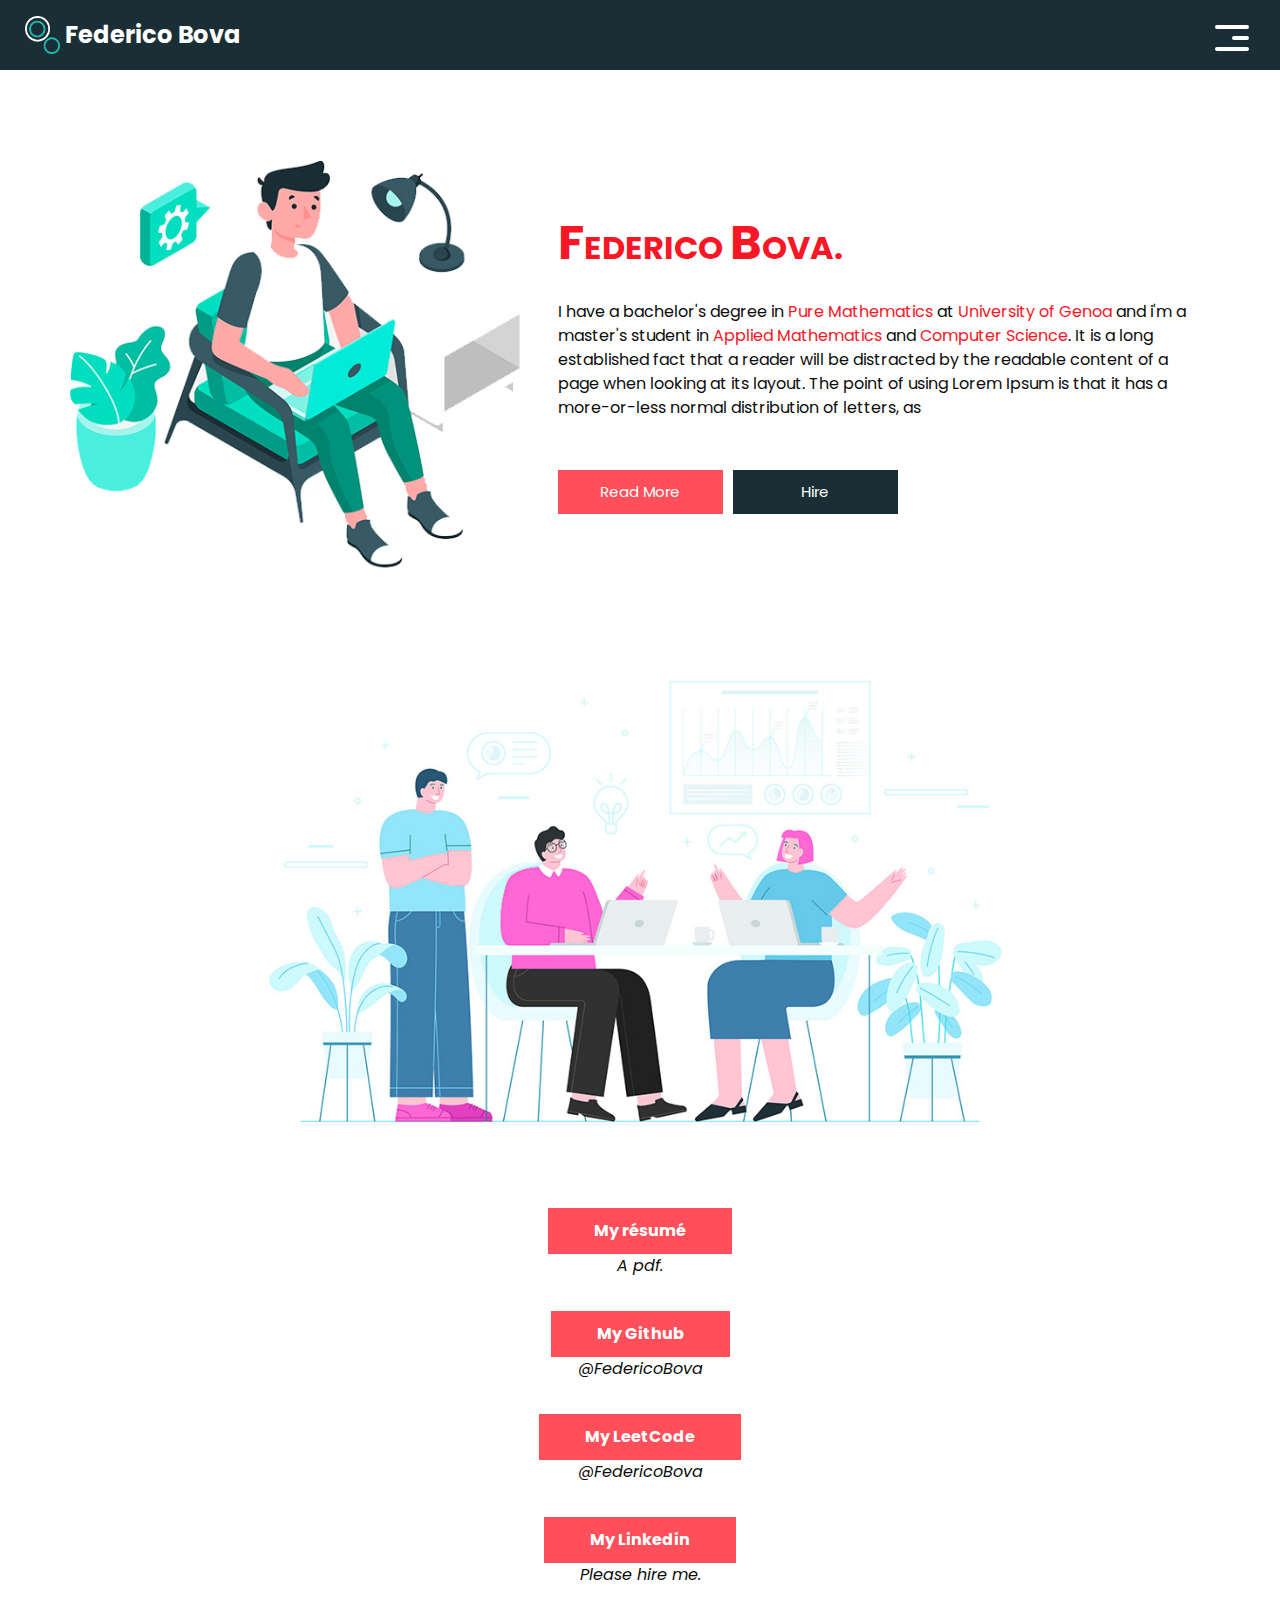
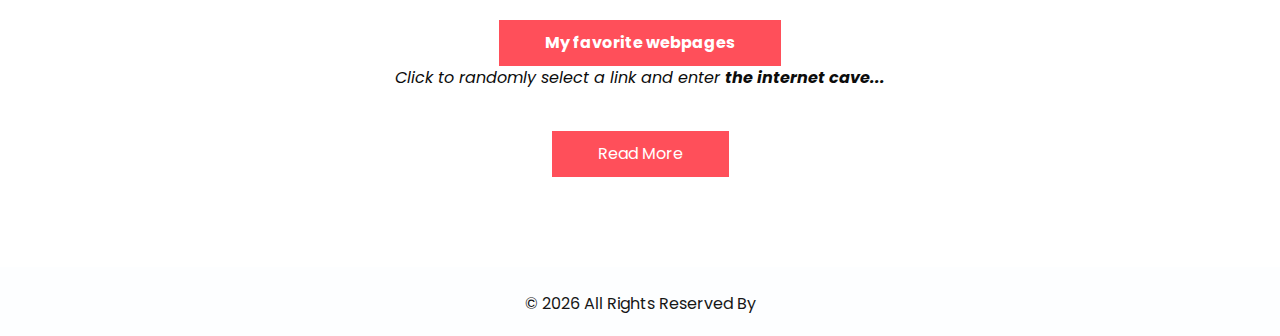
<file: about.html>
<!DOCTYPE html>
<html>

<head>
  <!-- Basic -->
  <meta charset="utf-8" />
  <meta http-equiv="X-UA-Compatible" content="IE=edge" />
  <!-- Mobile Metas -->
  <meta name="viewport" content="width=device-width, initial-scale=1, shrink-to-fit=no" />
  <!-- Site Metas -->
  <meta name="keywords" content="" />
  <meta name="description" content="" />
  <meta name="author" content="" />

  <title>Federico Bova</title>

  <!-- bootstrap core css -->
  <link rel="stylesheet" type="text/css" href="css/bootstrap.css" />

  <link href="https://fonts.googleapis.com/css?family=Poppins:400,700&display=swap" rel="stylesheet">
  <!-- Custom styles for this template -->
  <link href="css/style.css" rel="stylesheet" />
  <!-- responsive style -->
  <link href="css/responsive.css" rel="stylesheet" />
</head>

<body class="sub_page">
  <div class="hero_area">
    <!-- header section strats -->
    <header class="header_section">
      <div class="container-fluid">
        <nav class="navbar navbar-expand-lg custom_nav-container">
          <a class="navbar-brand" href="index.html">
            <img src="images/logo.png" alt="" />
            <span>
              Federico Bova
            </span>
          </a>
          <button class="navbar-toggler" type="button" data-toggle="collapse" data-target="#navbarSupportedContent" aria-controls="navbarSupportedContent" aria-expanded="false" aria-label="Toggle navigation">
            <span class="navbar-toggler-icon"></span>
          </button>

          <div class="collapse navbar-collapse" id="navbarSupportedContent">
            <ul class="navbar-nav  ">
              <li class="nav-item">
                <a class="nav-link" href="index.html">Home <span class="sr-only">(current)</span></a>
              </li>
              <li class="nav-item active">
                <a class="nav-link" href="about.html"> About</a>
              </li>
              <li class="nav-item">
                <a class="nav-link" href="work.html">Work </a>
              </li>
              <li class="nav-item">
                <a class="nav-link" href="category.html"> Category </a>
              </li>
            </ul>
            <div class="user_option">
              <a href="">
                <span>
                  Login
                </span>
              </a>
              <form class="form-inline my-2 my-lg-0 ml-0 ml-lg-4 mb-3 mb-lg-0">
                <button class="btn  my-2 my-sm-0 nav_search-btn" type="submit"></button>
              </form>
            </div>
          </div>
          <div>
            <div class="custom_menu-btn ">
              <button>
                <span class=" s-1">

                </span>
                <span class="s-2">

                </span>
                <span class="s-3">

                </span>
              </button>
            </div>
          </div>

        </nav>
      </div>
    </header>
    <!-- end header section -->
  </div>


  <!-- experience section -->

  <section class="experience_section layout_padding-top layout_padding2-bottom">
    <div class="container">
      <div class="row">
        <div class="col-md-5">
          <div class="img-box">
            <img src="images/experience-img.jpg" alt="">
          </div>
        </div>
        <div class="col-md-7">
          <div class="detail-box">
            <div class="heading_container">
              <h2>
                <a href="https://it.wikipedia.org/wiki/Federico" target="_blank"><font size="+4">F</font>ederico</a
                ><a href="https://blank.org" target="_blank">&nbsp;</a
                ><a href="https://it.wikipedia.org/wiki/Bova_(Italia)" target="_blank"><font size="+4">B</font>ova</a
                ><a href="https://en.wikipedia.org/wiki/Full_stop" target="_blank">.</a>
              </h2>
            </div>
            <p>
              I have a bachelor's degree in <a href="https://love.imaginary.org/" target="_blank">Pure Mathematics</a> at
              <a href="https://unige.it/ target="_blank">University of Genoa</a> and i'm a master's student in
              <a href="https://miro.medium.com/v2/resize:fit:2000/1*KtlMP8hF1ZRkhuvrYtOYNg.jpeg" target="_blank">Applied Mathematics</a> and
              <a href="https://i.ytimg.com/vi/KEkrWRHCDQU/maxresdefault.jpg">Computer Science</a>.
              It is a long established fact that a reader will be distracted by the readable content of a page when looking at its layout. The point of using Lorem Ipsum is that it has a more-or-less normal distribution of letters, as
            </p>
            <div class="btn-box">
              <a href="" class="btn-1">
                Read More
              </a>
              <a href="" class="btn-2">
                Hire
              </a>
            </div>
          </div>
        </div>

      </div>
    </div>
  </section>

  <!-- end experience section -->


  <!-- about section -->

  <section class="about_section layout_padding-bottom">
    <div class="container">
      <div class="row">
        <div class="col-md-10 col-lg-9 mx-auto">
          <div class="img-box">
            <img src="images/about-img.jpg" alt="">
          </div>
        </div>
      </div>
      <div class="detail-box">
        <!--
        <h2>
          About Federico Bova
        </h2>
        <p>
          There are many variations of passages of Lorem Ipsum available, but the majority have suffered alteration in some form, by injected humour, or randomised words which don't look even slightly believable. If youThere are many variations of passages of Lorem Ipsum available, but the majority have suffered alteration in some form, by injected humour, or randomised words which don't look even slightly believable. If you
        //--> 
        <dt><a href="https://github.com/federicobova/FedericoBova.github.io/blob/0e1d6dad39c2038d48ddb5093028a0aa4b888cbd/files/CV_en_completo.pdf" target="_blank"> My résumé</a></dt>
          <dd><i> A pdf. </i></dd>
          <dt><a href="https://github.com/federicobova" target="_blank"> My Github </a></dt>
          <dd><i> @FedericoBova </i></dd>
          <dt><a href="https://leetcode.com/federicobova/" target="_blank"> My LeetCode </a></dt>
          <dd><i> @FedericoBova </i></dd>
          <dt><a href="https://www.linkedin.com/in/federicobova/" target="_blank"> My Linkedin </a></dt>
          <dd><i> Please hire me. </i></dd>
          <dt><a href="#ｔｈｅｉｎｔｅｒｎｅｔｃａｖｅ" target="_blank">My favorite webpages</a></dt>
          <dd><i>Click to randomly select a link and enter <strong>the internet cave...</strong></i></dd>
        </p>
        <a href="">
          Read More
        </a>
      </div>
    </div>
  </section>

  <!-- end about section -->



  <!-- info section -->
  <!--
  <section class="info_section ">
    <div class="info_container layout_padding-top">
      <div class="container">
        <div class="info_top">
          <div class="info_logo">
            <img src="images/logo.png" alt="" />
            <span>
              FDB
            </span>
          </div>
          <div class="social_box">
            <a href="#">
              <img src="images/fb.png" alt="">
            </a>
            <a href="#">
              <img src="images/twitter.png" alt="">
            </a>
            <a href="#">
              <img src="images/linkedin.png" alt="">
            </a>
            <a href="#">
              <img src="images/instagram.png" alt="">
            </a>
            <a href="#">
              <img src="images/youtube.png" alt="">
            </a>
          </div>
        </div>

        <div class="info_main">
          <div class="row">
            <div class="col-md-3 col-lg-2">
              <div class="info_link-box">
                <h5>
                  Useful Link
                </h5>
                <ul>
                  <li class=" active">
                    <a class="" href="index.html">Home <span class="sr-only">(current)</span></a>
                  </li>
                  <li class="">
                    <a class="" href="about.html">About </a>
                  </li>
                  <li class="">
                    <a class="" href="work.html">Work </a>
                  </li>
                  <li class="">
                    <a class="" href="category.html">Category </a>
                  </li>
                </ul>
              </div>
            </div>
            <div class="col-md-3 ">
              <h5>
                Offices
              </h5>
              <p>
                Readable content of a page when looking at its layoutreadable content of a page when looking at its layout
              </p>
            </div>

            <div class="col-md-3 col-lg-2 offset-lg-1">
              <h5>
                Information
              </h5>
              <p>
                Readable content of a page when looking at its layoutreadable content of a page when looking at its layout
              </p>
            </div>

            <div class="col-md-3  offset-lg-1">
              <div class="info_form ">
                <h5>
                  Newsletter
                </h5>
                <form action="">
                  <input type="email" placeholder="Email">
                  <button>
                    Subscribe
                  </button>
                </form>
              </div>
            </div>
          </div>
        </div>
        <div class="row">
          <div class="col-lg-9 col-md-10 mx-auto">
            <div class="info_contact layout_padding2">
              <div class="row">
                <div class="col-md-3">
                  <a href="#" class="link-box">
                    <div class="img-box">
                      <img src="images/location.png" alt="">
                    </div>
                    <div class="detail-box">
                      <h6>
                        Location
                      </h6>
                    </div>
                  </a>
                </div>
                <div class="col-md-4">
                  <a href="#" class="link-box">
                    <div class="img-box">
                      <img src="images/mail.png" alt="">
                    </div>
                    <div class="detail-box">
                      <h6>
                        demo@gmail.com
                      </h6>
                    </div>
                  </a>
                </div>
                <div class="col-md-5">
                  <a href="#" class="link-box">
                    <div class="img-box">
                      <img src="images/call.png" alt="">
                    </div>
                    <div class="detail-box">
                      <h6>
                        Call +01 1234567890
                      </h6>
                    </div>
                  </a>
                </div>
              </div>
            </div>
          </div>
        </div>

      </div>
    </div>
  </section>
//-->
  <!-- end info section -->

  <!-- footer section -->
  <footer class="container-fluid footer_section ">
    <div class="container">
      <p>
        &copy; <span id="displayDate"></span> All Rights Reserved By
        <a href=""></a>
      </p>
    </div>
  </footer>
  <!-- end  footer section -->


  <script src="js/jquery-3.4.1.min.js"></script>
  <script src="js/bootstrap.js"></script>
  <script src="js/custom.js"></script>


</body>
</body>

</html>
</file>
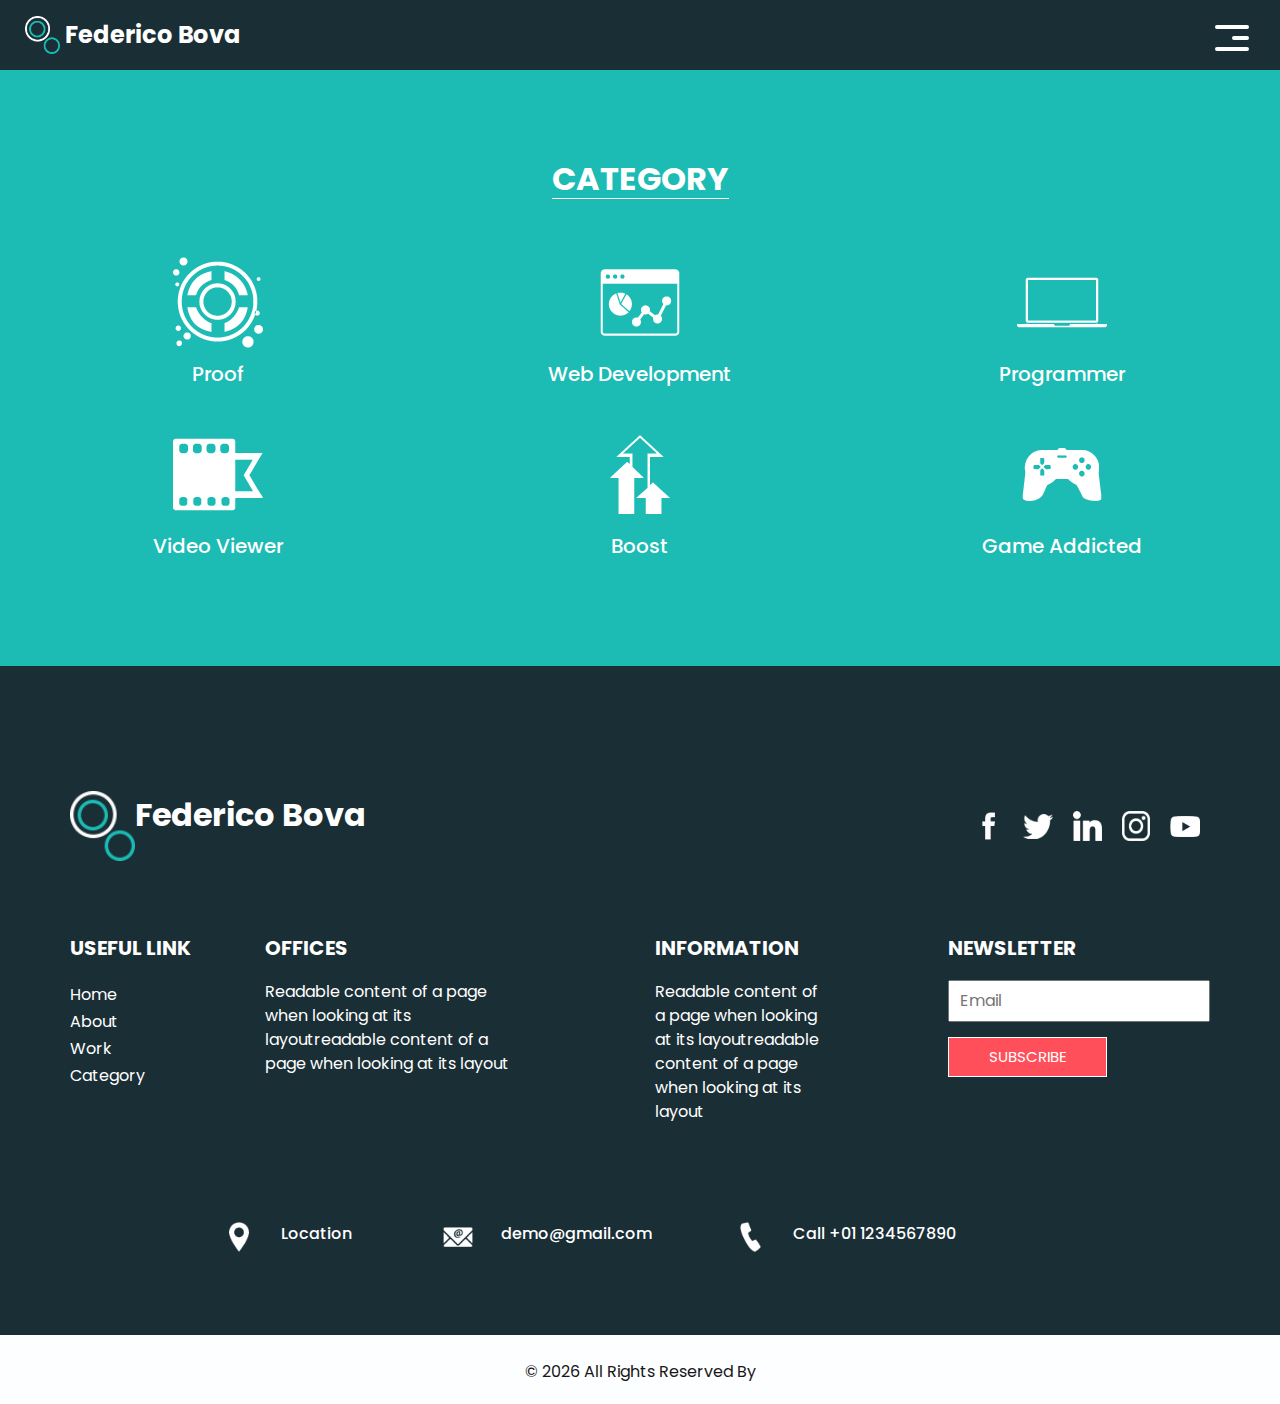
<file: category.html>
<!DOCTYPE html>
<html>

<head>
  <!-- Basic -->
  <meta charset="utf-8" />
  <meta http-equiv="X-UA-Compatible" content="IE=edge" />
  <!-- Mobile Metas -->
  <meta name="viewport" content="width=device-width, initial-scale=1, shrink-to-fit=no" />
  <!-- Site Metas -->
  <meta name="keywords" content="" />
  <meta name="description" content="" />
  <meta name="author" content="" />

  <title>Federico Bova</title>

  <!-- bootstrap core css -->
  <link rel="stylesheet" type="text/css" href="css/bootstrap.css" />

  <link href="https://fonts.googleapis.com/css?family=Poppins:400,700&display=swap" rel="stylesheet">
  <!-- Custom styles for this template -->
  <link href="css/style.css" rel="stylesheet" />
  <!-- responsive style -->
  <link href="css/responsive.css" rel="stylesheet" />
</head>

<body class="sub_page">
  <div class="hero_area">
    <!-- header section strats -->
    <header class="header_section">
      <div class="container-fluid">
        <nav class="navbar navbar-expand-lg custom_nav-container">
          <a class="navbar-brand" href="index.html">
            <img src="images/logo.png" alt="" />
            <span>
              Federico Bova
            </span>
          </a>
          <button class="navbar-toggler" type="button" data-toggle="collapse" data-target="#navbarSupportedContent" aria-controls="navbarSupportedContent" aria-expanded="false" aria-label="Toggle navigation">
            <span class="navbar-toggler-icon"></span>
          </button>

          <div class="collapse navbar-collapse" id="navbarSupportedContent">
            <ul class="navbar-nav  ">
              <li class="nav-item ">
                <a class="nav-link" href="index.html">Home <span class="sr-only">(current)</span></a>
              </li>
              <li class="nav-item">
                <a class="nav-link" href="about.html"> About</a>
              </li>
              <li class="nav-item">
                <a class="nav-link" href="work.html">Work </a>
              </li>
              <li class="nav-item active">
                <a class="nav-link" href="category.html"> Category </a>
              </li>
            </ul>
            <div class="user_option">
              <a href="">
                <span>
                  Login
                </span>
              </a>
              <form class="form-inline my-2 my-lg-0 ml-0 ml-lg-4 mb-3 mb-lg-0">
                <button class="btn  my-2 my-sm-0 nav_search-btn" type="submit"></button>
              </form>
            </div>
          </div>
          <div>
            <div class="custom_menu-btn ">
              <button>
                <span class=" s-1">

                </span>
                <span class="s-2">

                </span>
                <span class="s-3">

                </span>
              </button>
            </div>
          </div>

        </nav>
      </div>
    </header>
    <!-- end header section -->
  </div>

  <!-- category section -->

  <section class="category_section layout_padding">
    <div class="container">
      <div class="heading_container">
        <h2>
          Category
        </h2>
      </div>
      <div class="category_container">
        <div class="box">
          <div class="img-box">
            <img src="images/c1.png" alt="">
          </div>
          <div class="detail-box">
            <h5>
              Proof
            </h5>
          </div>
        </div>
        <div class="box">
          <div class="img-box">
            <img src="images/c2.png" alt="">
          </div>
          <div class="detail-box">
            <h5>
              Web Development
            </h5>
          </div>
        </div>
        <div class="box">
          <div class="img-box">
            <img src="images/c3.png" alt="">
          </div>
          <div class="detail-box">
            <h5>
              Programmer
            </h5>
          </div>
        </div>
        <div class="box">
          <div class="img-box">
            <img src="images/c4.png" alt="">
          </div>
          <div class="detail-box">
            <h5>
              Video Viewer
            </h5>
          </div>
        </div>
        <div class="box">
          <div class="img-box">
            <img src="images/c5.png" alt="">
          </div>
          <div class="detail-box">
            <h5>
              Boost 
            </h5>
          </div>
        </div>
        <div class="box">
          <div class="img-box">
            <img src="images/c6.png" alt="">
          </div>
          <div class="detail-box">
            <h5>
              Game Addicted
            </h5>
          </div>
        </div>
      </div>
    </div>
  </section>
  </section>
  <!-- end category section -->

  <!-- info section -->

  <section class="info_section ">
    <div class="info_container layout_padding-top">
      <div class="container">
        <div class="info_top">
          <div class="info_logo">
            <img src="images/logo.png" alt="" />
            <span>
              Federico Bova
            </span>
          </div>
          <div class="social_box">
            <a href="#">
              <img src="images/fb.png" alt="">
            </a>
            <a href="#">
              <img src="images/twitter.png" alt="">
            </a>
            <a href="#">
              <img src="images/linkedin.png" alt="">
            </a>
            <a href="#">
              <img src="images/instagram.png" alt="">
            </a>
            <a href="#">
              <img src="images/youtube.png" alt="">
            </a>
          </div>
        </div>

        <div class="info_main">
          <div class="row">
            <div class="col-md-3 col-lg-2">
              <div class="info_link-box">
                <h5>
                  Useful Link
                </h5>
                <ul>
                  <li class=" active">
                    <a class="" href="index.html">Home <span class="sr-only">(current)</span></a>
                  </li>
                  <li class="">
                    <a class="" href="about.html">About </a>
                  </li>
                  <li class="">
                    <a class="" href="work.html">Work </a>
                  </li>
                  <li class="">
                    <a class="" href="category.html">Category </a>
                  </li>
                </ul>
              </div>
            </div>
            <div class="col-md-3 ">
              <h5>
                Offices
              </h5>
              <p>
                Readable content of a page when looking at its layoutreadable content of a page when looking at its layout
              </p>
            </div>

            <div class="col-md-3 col-lg-2 offset-lg-1">
              <h5>
                Information
              </h5>
              <p>
                Readable content of a page when looking at its layoutreadable content of a page when looking at its layout
              </p>
            </div>

            <div class="col-md-3  offset-lg-1">
              <div class="info_form ">
                <h5>
                  Newsletter
                </h5>
                <form action="">
                  <input type="email" placeholder="Email">
                  <button>
                    Subscribe
                  </button>
                </form>
              </div>
            </div>
          </div>
        </div>
        <div class="row">
          <div class="col-lg-9 col-md-10 mx-auto">
            <div class="info_contact layout_padding2">
              <div class="row">
                <div class="col-md-3">
                  <a href="#" class="link-box">
                    <div class="img-box">
                      <img src="images/location.png" alt="">
                    </div>
                    <div class="detail-box">
                      <h6>
                        Location
                      </h6>
                    </div>
                  </a>
                </div>
                <div class="col-md-4">
                  <a href="#" class="link-box">
                    <div class="img-box">
                      <img src="images/mail.png" alt="">
                    </div>
                    <div class="detail-box">
                      <h6>
                        demo@gmail.com
                      </h6>
                    </div>
                  </a>
                </div>
                <div class="col-md-5">
                  <a href="#" class="link-box">
                    <div class="img-box">
                      <img src="images/call.png" alt="">
                    </div>
                    <div class="detail-box">
                      <h6>
                        Call +01 1234567890
                      </h6>
                    </div>
                  </a>
                </div>
              </div>
            </div>
          </div>
        </div>

      </div>
    </div>
  </section>

  <!-- end info section -->

  <!-- footer section -->
  <footer class="container-fluid footer_section ">
    <div class="container">
      <p>
        &copy; <span id="displayDate"></span> All Rights Reserved By
        <a href=""></a>
      </p>
    </div>
  </footer>
  <!-- end  footer section -->


  <script src="js/jquery-3.4.1.min.js"></script>
  <script src="js/bootstrap.js"></script>
  <script src="js/custom.js"></script>

</body>
</body>

</html>
</file>
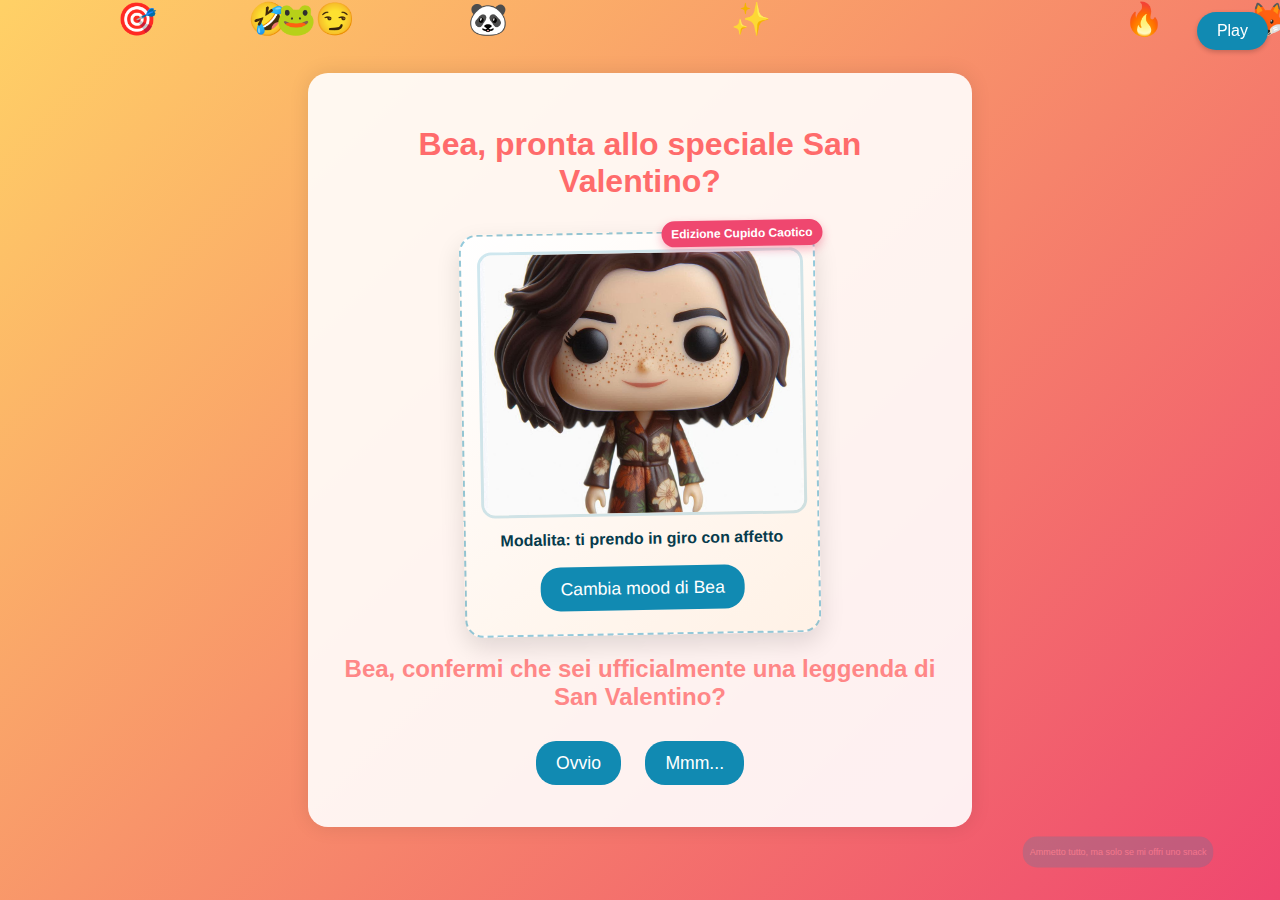
<file: san-valentino-bea.html>
﻿<!DOCTYPE html>
<html lang="en">
<head>
    <meta charset="UTF-8">
    <meta name="viewport" content="width=device-width, initial-scale=1.0">
    <title>Bea, speciale San Valentino</title>
    <link href="https://fonts.googleapis.com/css2?family=Dancing+Script:wght@400;700&family=Poppins:wght@300;400;600&display=swap" rel="stylesheet">
    <link rel="stylesheet" href="css/san-valentino-bea.css">
</head>
<body>
    <div class="floating-elements"></div>

    <div class="container">
        <h1 id="valentineTitle"></h1>
        <div id="beaFunkoZone"></div>

        <div id="musicControls" class="music-controls">
            <button id="musicToggle" class="music-btn">Play</button>
            <audio id="bgMusic" loop>
                <source id="musicSource" type="audio/mpeg">
                Your browser does not support the audio element.
            </audio>
        </div>

        <div class="question-section" id="question1">
            <h2 id="question1Text"></h2>
            <button class="cute-btn" onclick="moveButton(this)" id="yesBtn1"></button>
            <button class="cute-btn" onclick="moveButton(this)" id="noBtn1"></button>
            <div class="secret-answer">
                <button class="cute-btn special" onclick="showNextQuestion(2)" id="secretAnswerBtn"></button>
            </div>
        </div>

        <div class="question-section hidden" id="question2">
            <h2 id="question2Text"></h2>
            <div class="love-meter">
                <input type="range" min="0" max="10000" value="100" class="slider" id="loveMeter">
                <p>
                    <span class="love-value-container"><span id="startText"></span> (<span id="loveValue">100</span>%)</span>
                    <span id="extraLove" class="hidden"></span>
                </p>
            </div>
            <button class="cute-btn" onclick="showNextQuestion(3)" id="nextBtn"></button>
        </div>

        <div class="question-section hidden" id="question3">
            <h2 id="question3Text"></h2>
            <button class="cute-btn final-yes" onclick="celebrate()" id="yesBtn3"></button>
            <button class="cute-btn" onclick="moveButton(this)" id="noBtn3"></button>
        </div>

        <div class="celebration hidden" id="celebration">
            <h2 id="celebrationTitle"></h2>
            <p class="celebration-text" id="celebrationMessage"></p>
            <p class="celebration-text" id="celebrationEmojis"></p>
        </div>
    </div>

    <script src="js/san-valentino-config.js"></script>
    <script src="js/san-valentino-theme.js"></script>
    <script src="js/san-valentino-bea.js"></script>
</body>
</html>
</file>
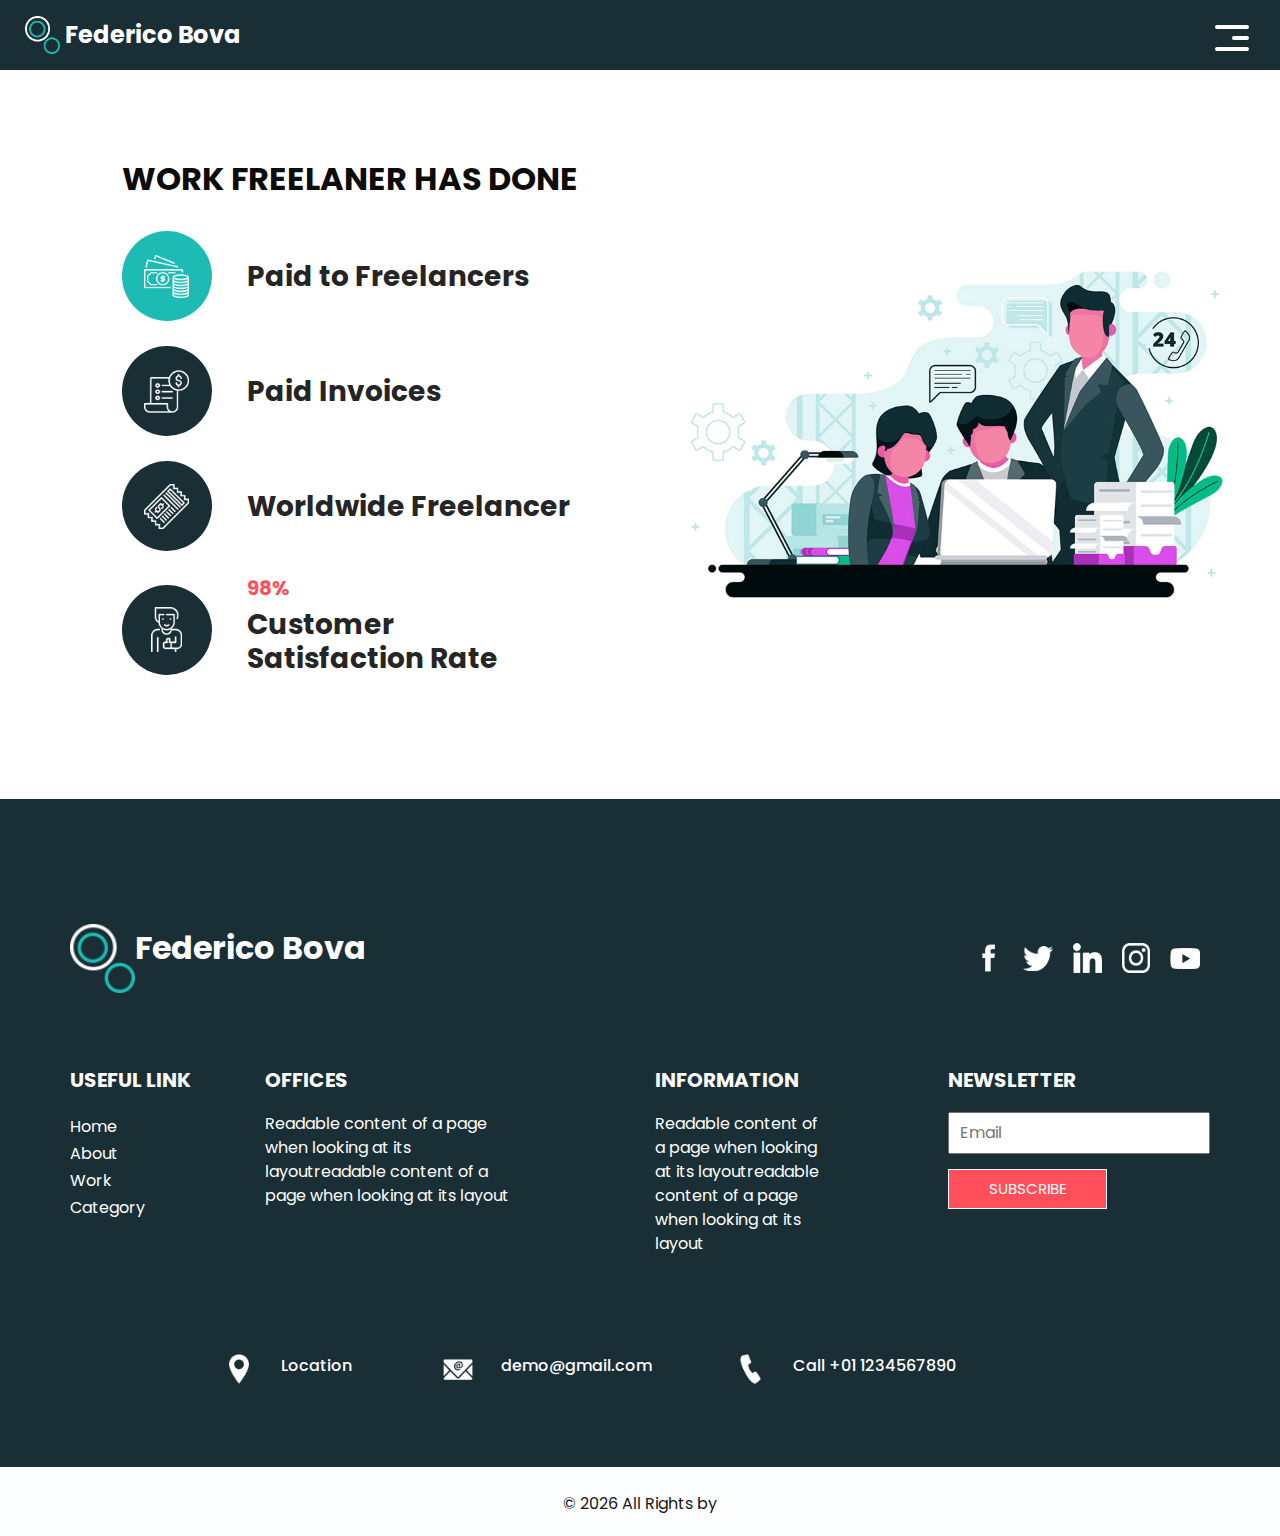
<file: work.html>
<!DOCTYPE html>
<html>

<head>
  <!-- Basic -->
  <meta charset="utf-8" />
  <meta http-equiv="X-UA-Compatible" content="IE=edge" />
  <!-- Mobile Metas -->
  <meta name="viewport" content="width=device-width, initial-scale=1, shrink-to-fit=no" />
  <!-- Site Metas -->
  <meta name="keywords" content="" />
  <meta name="description" content="" />
  <meta name="author" content="" />

  <title>Federico Bova</title>

  <!-- bootstrap core css -->
  <link rel="stylesheet" type="text/css" href="css/bootstrap.css" />

  <link href="https://fonts.googleapis.com/css?family=Poppins:400,700&display=swap" rel="stylesheet">
  <!-- Custom styles for this template -->
  <link href="css/style.css" rel="stylesheet" />
  <!-- responsive style -->
  <link href="css/responsive.css" rel="stylesheet" />
</head>

<body class="sub_page">
  <div class="hero_area">
    <!-- header section strats -->
    <header class="header_section">
      <div class="container-fluid">
        <nav class="navbar navbar-expand-lg custom_nav-container">
          <a class="navbar-brand" href="index.html">
            <img src="images/logo.png" alt="" />
            <span>
              Federico Bova
            </span>
          </a>
          <button class="navbar-toggler" type="button" data-toggle="collapse" data-target="#navbarSupportedContent" aria-controls="navbarSupportedContent" aria-expanded="false" aria-label="Toggle navigation">
            <span class="navbar-toggler-icon"></span>
          </button>

          <div class="collapse navbar-collapse" id="navbarSupportedContent">
            <ul class="navbar-nav  ">
              <li class="nav-item ">
                <a class="nav-link" href="index.html">Home <span class="sr-only">(current)</span></a>
              </li>
              <li class="nav-item">
                <a class="nav-link" href="about.html"> About</a>
              </li>
              <li class="nav-item active">
                <a class="nav-link" href="work.html">Work </a>
              </li>
              <li class="nav-item">
                <a class="nav-link" href="category.html"> Category </a>
              </li>
            </ul>
            <div class="user_option">
              <a href="">
                <span>
                  Login
                </span>
              </a>
              <form class="form-inline my-2 my-lg-0 ml-0 ml-lg-4 mb-3 mb-lg-0">
                <button class="btn  my-2 my-sm-0 nav_search-btn" type="submit"></button>
              </form>
            </div>
          </div>
          <div>
            <div class="custom_menu-btn ">
              <button>
                <span class=" s-1">

                </span>
                <span class="s-2">

                </span>
                <span class="s-3">

                </span>
              </button>
            </div>
          </div>

        </nav>
      </div>
    </header>
    <!-- end header section -->
  </div>


  <!-- freelance section -->

  <section class="freelance_section layout_padding">
    <div id="accordion">
      <div class="container-fluid">
        <div class="row">
          <div class="col-md-5 offset-md-1">
            <div class="detail-box">
              <div class="heading_container">
                <h2>
                  Work Freelaner Has Done
                </h2>
              </div>
              <div class="tab_container">
                <div class="t-link-box" data-toggle="collapse" data-target="#collapseOne" aria-expanded="true" aria-controls="collapseOne">
                  <div class="img-box">
                    <img src="images/f1.png" alt="">
                  </div>
                  <div class="detail-box">
                    <h5>
                      
                    </h5>
                    <h3>
                      Paid to Freelancers
                    </h3>
                  </div>
                </div>
                <div class="t-link-box collapsed" data-toggle="collapse" data-target="#collapseTwo" aria-expanded="false" aria-controls="collapseTwo">
                  <div class="img-box">
                    <img src="images/f2.png" alt="">
                  </div>
                  <div class="detail-box">
                    <h5>
                      
                    </h5>
                    <h3>
                      Paid Invoices
                    </h3>
                  </div>
                </div>
                <div class="t-link-box collapsed" data-toggle="collapse" data-target="#collapseThree" aria-expanded="false" aria-controls="collapseThree">
                  <div class="img-box">
                    <img src="images/f3.png" alt="">
                  </div>
                  <div class="detail-box">
                    <h5>
                      
                    </h5>
                    <h3>
                      Worldwide Freelancer
                    </h3>
                  </div>
                </div>
                <div class="t-link-box collapsed" data-toggle="collapse" data-target="#collapseFour" aria-expanded="false" aria-controls="collapseFour">
                  <div class="img-box">
                    <img src="images/f4.png" alt="">
                  </div>
                  <div class="detail-box">
                    <h5>
                      98%
                    </h5>
                    <h3>
                      Customer <br>
                      Satisfaction Rate
                    </h3>
                  </div>
                </div>
              </div>
            </div>
          </div>
          <div class="col-md-6">
            <div class="collapse show" id="collapseOne" aria-labelledby="headingOne" data-parent="#accordion">
              <div class="img-box">
                <img src="images/freelance-img.jpg" alt="">
              </div>
            </div>
            <div class="collapse" id="collapseTwo" aria-labelledby="headingTwo" data-parent="#accordion">
              <div class="img-box">
                <img src="images/freelance-img.jpg" alt="">
              </div>
            </div>
            <div class="collapse" id="collapseThree" aria-labelledby="headingThree" data-parent="#accordion">
              <div class="img-box">
                <img src="images/freelance-img.jpg" alt="">
              </div>
            </div>
            <div class="collapse" id="collapseFour" aria-labelledby="headingfour" data-parent="#accordion">
              <div class="img-box">
                <img src="images/freelance-img.jpg" alt="">
              </div>
            </div>
          </div>
        </div>
      </div>
    </div>
  </section>

  <!-- end freelance section -->

  <!-- info section -->

  <section class="info_section ">
    <div class="info_container layout_padding-top">
      <div class="container">
        <div class="info_top">
          <div class="info_logo">
            <img src="images/logo.png" alt="" />
            <span>
              Federico Bova
            </span>
          </div>
          <div class="social_box">
            <a href="#">
              <img src="images/fb.png" alt="">
            </a>
            <a href="#">
              <img src="images/twitter.png" alt="">
            </a>
            <a href="#">
              <img src="images/linkedin.png" alt="">
            </a>
            <a href="#">
              <img src="images/instagram.png" alt="">
            </a>
            <a href="#">
              <img src="images/youtube.png" alt="">
            </a>
          </div>
        </div>

        <div class="info_main">
          <div class="row">
            <div class="col-md-3 col-lg-2">
              <div class="info_link-box">
                <h5>
                  Useful Link
                </h5>
                <ul>
                  <li class=" active">
                    <a class="" href="index.html">Home <span class="sr-only">(current)</span></a>
                  </li>
                  <li class="">
                    <a class="" href="about.html">About </a>
                  </li>
                  <li class="">
                    <a class="" href="work.html">Work </a>
                  </li>
                  <li class="">
                    <a class="" href="category.html">Category </a>
                  </li>
                </ul>
              </div>
            </div>
            <div class="col-md-3 ">
              <h5>
                Offices
              </h5>
              <p>
                Readable content of a page when looking at its layoutreadable content of a page when looking at its layout
              </p>
            </div>

            <div class="col-md-3 col-lg-2 offset-lg-1">
              <h5>
                Information
              </h5>
              <p>
                Readable content of a page when looking at its layoutreadable content of a page when looking at its layout
              </p>
            </div>

            <div class="col-md-3  offset-lg-1">
              <div class="info_form ">
                <h5>
                  Newsletter
                </h5>
                <form action="">
                  <input type="email" placeholder="Email">
                  <button>
                    Subscribe
                  </button>
                </form>
              </div>
            </div>
          </div>
        </div>
        <div class="row">
          <div class="col-lg-9 col-md-10 mx-auto">
            <div class="info_contact layout_padding2">
              <div class="row">
                <div class="col-md-3">
                  <a href="#" class="link-box">
                    <div class="img-box">
                      <img src="images/location.png" alt="">
                    </div>
                    <div class="detail-box">
                      <h6>
                        Location
                      </h6>
                    </div>
                  </a>
                </div>
                <div class="col-md-4">
                  <a href="#" class="link-box">
                    <div class="img-box">
                      <img src="images/mail.png" alt="">
                    </div>
                    <div class="detail-box">
                      <h6>
                        demo@gmail.com
                      </h6>
                    </div>
                  </a>
                </div>
                <div class="col-md-5">
                  <a href="#" class="link-box">
                    <div class="img-box">
                      <img src="images/call.png" alt="">
                    </div>
                    <div class="detail-box">
                      <h6>
                        Call +01 1234567890
                      </h6>
                    </div>
                  </a>
                </div>
              </div>
            </div>
          </div>
        </div>

      </div>
    </div>
  </section>

  <!-- end info section -->

  <!-- footer section -->
  <footer class="container-fluid footer_section ">
    <div class="container">
      <p>
        &copy; <span id="displayDate"></span> All Rights by
        <a href=""></a>
      </p>
    </div>
  </footer>
  <!-- end  footer section -->


  <script src="js/jquery-3.4.1.min.js"></script>
  <script src="js/bootstrap.js"></script>
  <script src="js/custom.js"></script>



</body>
</body>

</html>
</file>
<file: css/style.css>
body {
  font-family: 'Poppins', sans-serif;
  color: #0c0c0c;
  background-color: #ffffff;
}

.layout_padding {
  padding-top: 90px;
  padding-bottom: 90px;
}

.layout_padding2 {
  padding: 45px 0;
}

.layout_padding2-top {
  padding-top: 45px;
  padding-bottom: 45px;
}

.layout_padding2-bottom {
  padding-bottom: 45px;
}

.layout_padding-top {
  padding-top: 90px;
}

.layout_padding-bottom {
  padding-bottom: 90px;
}

.heading_container {
  display: -webkit-box;
  display: -ms-flexbox;
  display: flex;
}

.heading_container h2 {
  font-weight: bold;
  text-transform: uppercase;
}

/*header section*/
.hero_area {
  height: calc(100vh - 30px);
  background: -webkit-gradient(linear, left top, right top, color-stop(55%, #1a2e35), color-stop(55%, #1cbbb4));
  background: linear-gradient(to right, #1a2e35 55%, #1cbbb4 55%);
  display: -webkit-box;
  display: -ms-flexbox;
  display: flex;
  -webkit-box-orient: vertical;
  -webkit-box-direction: normal;
      -ms-flex-direction: column;
          flex-direction: column;
  position: relative;
}

.sub_page .hero_area {
  height: auto;
  background: none;
  background-color: #1a2e35;
}

.hero_area.sub_pages {
  height: auto;
}

.header_section {
  overflow-x: hidden;
}

.header_section .container-fluid {
  padding-right: 25px;
  padding-left: 25px;
}

.header_section .nav_container {
  margin: 0 auto;
}

.header_section .user_option {
  display: -webkit-box;
  display: -ms-flexbox;
  display: flex;
  -webkit-box-align: center;
      -ms-flex-align: center;
          align-items: center;
}

.header_section .user_option a {
  display: -webkit-box;
  display: -ms-flexbox;
  display: flex;
  color: #ffffff;
  -webkit-box-align: center;
      -ms-flex-align: center;
          align-items: center;
}

.header_section .user_option a img {
  min-width: 20px;
  height: 20px;
  margin-right: 5px;
}

.custom_nav-container.navbar-expand-lg .navbar-nav .nav-item .nav-link {
  padding: 10px 15px;
  color: #ffffff;
  text-align: center;
}

a,
a:hover,
a:focus {
  text-decoration: none;
}

a:hover,
a:focus {
  color: initial;
}

a:link {
  color: #fa1625;
  background-color: transparent;
  text-decoration: none;
}

a:visited {
  color: #fa1625;
  background-color: transparent;
  text-decoration: none;
}

a:hover {
  color: #ff4f5a;
  background-color: transparent;
  text-decoration: underline;
}


.btn,
.btn:focus {
  outline: none !important;
  -webkit-box-shadow: none;
          box-shadow: none;
}

.custom_nav-container .nav_search-btn {
  background-image: url(../images/search-icon.png);
  background-size: 17px;
  background-repeat: no-repeat;
  background-position-y: 7px;
  width: 35px;
  height: 35px;
  padding: 0;
  border: none;
}

.custom_nav-container form {
  padding-top: 7px;
}

.navbar-brand {
  margin-right: 5%;
  display: -webkit-box;
  display: -ms-flexbox;
  display: flex;
  -webkit-box-align: center;
      -ms-flex-align: center;
          align-items: center;
}

.navbar-brand img {
  width: 35px;
  margin-right: 5px;
}

.navbar-brand span {
  font-weight: bold;
  color: #ffffff;
  font-size: 24px;
}

.custom_nav-container {
  z-index: 99999;
  padding: 0;
  height: 70px;
}

.custom_nav-container .navbar-toggler {
  outline: none;
}

.custom_nav-container .navbar-toggler .navbar-toggler-icon {
  background-image: url(../images/menu.png);
  background-size: 30px;
  width: 32px;
  height: 32px;
}

.lg_toggl-btn {
  background-color: transparent;
  border: none;
  outline: none;
  width: 56px;
  height: 40px;
  cursor: pointer;
}

.lg_toggl-btn:focus {
  outline: none;
}

.login_btn-container {
  padding-top: 30px;
}

.login_btn-container a {
  color: #1cbbb4;
  text-transform: uppercase;
}

/*end header section*/
/* slider section */
.slider_section {
  -webkit-box-flex: 1;
      -ms-flex: 1;
          flex: 1;
  display: -webkit-box;
  display: -ms-flexbox;
  display: flex;
  -webkit-box-align: center;
      -ms-flex-align: center;
          align-items: center;
  position: relative;
}

.slider_section .row {
  -webkit-box-align: center;
      -ms-flex-align: center;
          align-items: center;
}

.slider_section .row > div {
  position: unset;
}

.slider_section .detail-box h1 {
  color: #ffffff;
  font-weight: bold;
  text-transform: uppercase;
}

.slider_section .detail-box p {
  color: #ffffff;
  margin-top: 15px;
}

.slider_section .detail-box .btn-box {
  display: -webkit-box;
  display: -ms-flexbox;
  display: flex;
  -ms-flex-wrap: wrap;
      flex-wrap: wrap;
  margin: 45px -5px 0 -5px;
}

.slider_section .detail-box .btn-box a {
  text-align: center;
  width: 165px;
  font-size: 15px;
  margin: 5px;
}

.slider_section .detail-box .btn-box .btn-1 {
  display: inline-block;
  padding: 10px 0;
  background-color: #ff4f5a;
  color: #ffffff;
  -webkit-transition: all 0.3s;
  transition: all 0.3s;
  border: 1px solid transparent;
  border-radius: 0;
}

.slider_section .detail-box .btn-box .btn-1:hover {
  background-color: transparent;
  border-color: #ff4f5a;
  color: #ff4f5a;
}

.slider_section .detail-box .btn-box .btn-2 {
  display: inline-block;
  padding: 10px 0;
  background-color: #ffffff;
  color: #252525;
  -webkit-transition: all 0.3s;
  transition: all 0.3s;
  border: 1px solid transparent;
  border-radius: 0;
}

.slider_section .detail-box .btn-box .btn-2:hover {
  background-color: transparent;
  border-color: #ffffff;
  color: #ffffff;
}

.slider_section .img-container .img-box img {
  width: 100%;
}

.slider_section #carouselExampleIndicators {
  position: unset;
  width: 100%;
}

.slider_section .carousel_btn-container {
  width: 120px;
  position: absolute;
  bottom: 0;
  display: -webkit-box;
  display: -ms-flexbox;
  display: flex;
  -webkit-box-pack: justify;
      -ms-flex-pack: justify;
          justify-content: space-between;
  left: 8.5%;
  z-index: 999;
  -webkit-transform: translateY(50%);
          transform: translateY(50%);
}

.slider_section .carousel_btn-container .carousel-control-prev,
.slider_section .carousel_btn-container .carousel-control-next {
  position: relative;
  width: 55px;
  height: 55px;
  border: none;
  border-radius: 100%;
  opacity: 1;
  background-repeat: no-repeat;
  background-size: 14px;
  background-position: center;
  background-color: #1cbbb4;
  margin: 2px;
}

.slider_section .carousel_btn-container .carousel-control-prev:hover,
.slider_section .carousel_btn-container .carousel-control-next:hover {
  background-color: #ff4f5a;
}

.slider_section .carousel_btn-container .carousel-control-prev {
  background-image: url(../images/prev.png);
}

.slider_section .carousel_btn-container .carousel-control-next {
  background-image: url(../images/next.png);
}

.slider_section ol.carousel-indicators {
  margin: 0;
  width: 75px;
  bottom: 45px;
  left: initial;
  right: 25px;
}

.slider_section ol.carousel-indicators li {
  border-radius: 100%;
  text-indent: 0px;
  text-align: center;
  line-height: 55px;
  color: #ffffff;
  background-color: transparent;
  opacity: 1;
  display: none;
}

.slider_section ol.carousel-indicators li.active {
  display: block;
}

.experience_section .row {
  -webkit-box-align: center;
      -ms-flex-align: center;
          align-items: center;
}

.experience_section .detail-box p {
  margin-top: 20px;
}

.experience_section .detail-box .btn-box {
  display: -webkit-box;
  display: -ms-flexbox;
  display: flex;
  -ms-flex-wrap: wrap;
      flex-wrap: wrap;
  margin: 45px -5px 0 -5px;
}

.experience_section .detail-box .btn-box a {
  text-align: center;
  width: 165px;
  font-size: 15px;
  margin: 5px;
}

.experience_section .detail-box .btn-box .btn-1 {
  display: inline-block;
  padding: 10px 0;
  background-color: #ff4f5a;
  color: #ffffff;
  -webkit-transition: all 0.3s;
  transition: all 0.3s;
  border: 1px solid transparent;
  border-radius: 0;
}

.experience_section .detail-box .btn-box .btn-1:hover {
  background-color: transparent;
  border-color: #ff4f5a;
  color: #ff4f5a;
}

.experience_section .detail-box .btn-box .btn-2 {
  display: inline-block;
  padding: 10px 0;
  background-color: #1a2e35;
  color: #ffffff;
  -webkit-transition: all 0.3s;
  transition: all 0.3s;
  border: 1px solid transparent;
  border-radius: 0;
}

.experience_section .detail-box .btn-box .btn-2:hover {
  background-color: transparent;
  border-color: #1a2e35;
  color: #1a2e35;
}

.experience_section .img-box img {
  width: 100%;
}

.category_section {
  background-color: #1cbbb4;
  color: #ffffff;
  text-align: center;
}

.category_section .heading_container {
  -webkit-box-pack: center;
      -ms-flex-pack: center;
          justify-content: center;
}

.category_section .heading_container h2 {
  border-bottom: 1px solid #ffffff;
}

.category_section .category_container {
  display: -webkit-box;
  display: -ms-flexbox;
  display: flex;
  -ms-flex-wrap: wrap;
      flex-wrap: wrap;
  -webkit-box-pack: justify;
      -ms-flex-pack: justify;
          justify-content: space-between;
  margin-top: 25px;
}

.category_section .category_container .box {
  display: -webkit-box;
  display: -ms-flexbox;
  display: flex;
  -webkit-box-orient: vertical;
  -webkit-box-direction: normal;
      -ms-flex-direction: column;
          flex-direction: column;
  -webkit-box-align: center;
      -ms-flex-align: center;
          align-items: center;
  margin: 10px 0;
  min-width: 130px;
  -ms-flex-preferred-size: 26%;
      flex-basis: 26%;
}

.category_section .category_container .box .img-box {
  width: 120px;
  height: 120px;
  display: -webkit-box;
  display: -ms-flexbox;
  display: flex;
  -webkit-box-pack: center;
      -ms-flex-pack: center;
          justify-content: center;
  -webkit-box-align: center;
      -ms-flex-align: center;
          align-items: center;
}

.about_section {
  text-align: center;
}

.about_section .img-box img {
  width: 100%;
}

.about_section .detail-box h2 {
  font-weight: bold;
  text-transform: uppercase;
}

.about_section .detail-box p {
  margin-top: 15px;
}

.about_section .detail-box a {
  display: inline-block;
  padding: 10px 45px;
  background-color: #ff4f5a;
  color: #ffffff;
  -webkit-transition: all 0.3s;
  transition: all 0.3s;
  border: 1px solid transparent;
  border-radius: 0;
  margin-top: 25px;
}

.about_section .detail-box a:hover {
  background-color: transparent;
  border-color: #ff4f5a;
  color: #ff4f5a;
}

.freelance_section .row {
  -webkit-box-align: center;
      -ms-flex-align: center;
          align-items: center;
}

.freelance_section .tab_container .t-link-box {
  margin: 25px 0;
  display: -webkit-box;
  display: -ms-flexbox;
  display: flex;
  -webkit-box-align: center;
      -ms-flex-align: center;
          align-items: center;
  cursor: pointer;
}

.freelance_section .tab_container .t-link-box .img-box {
  width: 90px;
  height: 90px;
  min-width: 90px;
  min-height: 90px;
  display: -webkit-box;
  display: -ms-flexbox;
  display: flex;
  -webkit-box-pack: center;
      -ms-flex-pack: center;
          justify-content: center;
  -webkit-box-align: center;
      -ms-flex-align: center;
          align-items: center;
  background-color: #1a2e35;
  border-radius: 100%;
  margin-right: 35px;
}

.freelance_section .tab_container .t-link-box .img-box img {
  width: auto;
  height: auto;
  max-width: 45px;
  max-height: 45px;
}

.freelance_section .tab_container .t-link-box .detail-box h5 {
  font-weight: bold;
  color: #ff4f5a;
}

.freelance_section .tab_container .t-link-box .detail-box h3 {
  font-weight: bold;
  color: #252525;
}

.freelance_section .tab_container .t-link-box[aria-expanded="true"] .img-box, .freelance_section .tab_container .t-link-box:hover .img-box {
  background-color: #1cbbb4;
}

.freelance_section .img-box img {
  width: 100%;
}

.client_section .heading_container {
  -webkit-box-pack: center;
      -ms-flex-pack: center;
          justify-content: center;
  margin-bottom: 25px;
}

.client_section .detail-box {
  text-align: center;
  margin: 25px 35px;
  padding: 45px 65px 35px 65px;
  -webkit-box-shadow: 0px 0px 20px 0 rgba(0, 0, 0, 0.2);
          box-shadow: 0px 0px 20px 0 rgba(0, 0, 0, 0.2);
}

.client_section .detail-box h4 {
  font-weight: bold;
}

.client_section .detail-box p {
  margin-top: 15px;
  margin-bottom: 25px;
}

.client_section .carousel-control-prev,
.client_section .carousel-control-next {
  top: 50%;
  width: 65px;
  height: 65px;
  border: none;
  border-radius: 100%;
  opacity: 1;
  background-repeat: no-repeat;
  background-size: 10px;
  background-position: center;
  background-color: #1a2e35;
  margin: 2px;
  -webkit-transform: translateY(-50%);
          transform: translateY(-50%);
}

.client_section .carousel-control-prev {
  background-image: url(../images/prev-angle.png);
}

.client_section .carousel-control-next {
  background-image: url(../images/next-angle.png);
}

/* info section */
.info_section {
  position: relative;
  background-color: #1a2e35;
  color: #ffffff;
}

.info_section .heading_container {
  margin-bottom: 45px;
}

.info_section h5 {
  text-transform: uppercase;
  font-weight: bold;
  margin-bottom: 20px;
}

.info_section .info_top {
  display: -webkit-box;
  display: -ms-flexbox;
  display: flex;
  -webkit-box-align: center;
      -ms-flex-align: center;
          align-items: center;
  -webkit-box-pack: justify;
      -ms-flex-pack: justify;
          justify-content: space-between;
  margin-top: 35px;
  margin-bottom: 75px;
}

.info_section .info_top .info_logo {
  display: -webkit-box;
  display: -ms-flexbox;
  display: flex;
}

.info_section .info_top .info_logo img {
  width: 65px;
}

.info_section .info_top .info_logo span {
  color: #ffffff;
  font-weight: bold;
  font-size: 32px;
}

.info_section .info_top .social_box {
  display: -webkit-box;
  display: -ms-flexbox;
  display: flex;
  -webkit-box-align: center;
      -ms-flex-align: center;
          align-items: center;
}

.info_section .info_top .social_box a {
  margin: 0 10px;
}

.info_section .info_top .social_box a img {
  width: auto;
  height: auto;
  max-width: 30px;
  max-height: 30px;
}

.info_section a {
  text-transform: none;
}

.info_section ul {
  padding: 0;
}

.info_section ul li {
  list-style-type: none;
  margin: 3px 0;
}

.info_section ul li a {
  color: #ffffff;
}

.info_section .info_link-box {
  display: -webkit-box;
  display: -ms-flexbox;
  display: flex;
  -webkit-box-orient: vertical;
  -webkit-box-direction: normal;
      -ms-flex-direction: column;
          flex-direction: column;
}

.info_section .info_form form input {
  outline: none;
  width: 100%;
  padding: 7px 10px;
}

.info_section .info_form form button {
  display: inline-block;
  padding: 8px 40px;
  background-color: #ff4f5a;
  color: #ffffff;
  -webkit-transition: all 0.3s;
  transition: all 0.3s;
  border: 1px solid transparent;
  border-radius: 0;
  border: 1.5px solid #ffffff;
  margin-top: 15px;
  text-transform: uppercase;
  font-size: 15px;
}

.info_section .info_form form button:hover {
  background-color: transparent;
  border-color: #ff4f5a;
  color: #ff4f5a;
}

.info_section .info_contact .link-box {
  display: -webkit-box;
  display: -ms-flexbox;
  display: flex;
  -webkit-box-align: center;
      -ms-flex-align: center;
          align-items: center;
  margin: 30px 0;
  color: #ffffff;
}

.info_section .info_contact .link-box .img-box {
  display: -webkit-box;
  display: -ms-flexbox;
  display: flex;
  -webkit-box-pack: center;
      -ms-flex-pack: center;
          justify-content: center;
  -webkit-box-align: center;
      -ms-flex-align: center;
          align-items: center;
  min-width: 45px;
  min-height: 45px;
  margin-right: 20px;
}

.info_section .info_contact .link-box .img-box img {
  width: auto;
  height: auto;
  max-width: 30px;
  max-height: 30px;
}

/* end info section */
/* footer section*/
.footer_section {
  display: -webkit-box;
  display: -ms-flexbox;
  display: flex;
  -webkit-box-orient: vertical;
  -webkit-box-direction: normal;
      -ms-flex-direction: column;
          flex-direction: column;
  -webkit-box-pack: center;
      -ms-flex-pack: center;
          justify-content: center;
  background-color: #fdfeff;
}

.footer_section p {
  color: #171717;
  margin: 0;
  padding: 25px 0 20px 0;
  margin: 0 auto;
  text-align: center;
}

.footer_section a {
  color: #171717;
}

/* end footer section*/
#navbarSupportedContent {
  -webkit-transform: translateX(100vw);
          transform: translateX(100vw);
  opacity: 0;
  -webkit-transition: all 0.3s ease-in;
  transition: all 0.3s ease-in;
  -webkit-box-pack: justify;
      -ms-flex-pack: justify;
          justify-content: space-between;
  -webkit-box-align: center;
      -ms-flex-align: center;
          align-items: center;
}

#navbarSupportedContent.lg_nav-toggle {
  -webkit-transform: translateX(0);
          transform: translateX(0);
  opacity: 1;
}

.custom_menu-btn button {
  margin-top: 12px;
  outline: none;
  border: none;
  background-color: transparent;
}

.custom_menu-btn button span {
  display: block;
  width: 34px;
  height: 4px;
  background-color: #fff;
  margin: 7px 0;
  -webkit-transition: all 0.3s;
  transition: all 0.3s;
  border-radius: 10px;
}

.custom_menu-btn .s-2 {
  -webkit-transition: all 0.1s;
  transition: all 0.1s;
  width: 17px;
  margin-left: auto;
}

.menu_btn-style button .s-1 {
  -webkit-transform: rotate(45deg) translate(8px, 8px);
          transform: rotate(45deg) translate(8px, 8px);
}

.menu_btn-style button .s-2 {
  -webkit-transform: translateX(100px);
          transform: translateX(100px);
}

.menu_btn-style button .s-3 {
  -webkit-transform: rotate(-45deg) translate(8px, -8px);
          transform: rotate(-45deg) translate(8px, -8px);
}
/*# sourceMappingURL=style.css.map */
</file>
<file: css/responsive.css>
@media (max-width: 1120px) {}

@media (max-width: 992px) {
  .hero_area {
    height: auto;
  }

  #navbarSupportedContent {
    opacity: 1;
    transform: none;
    margin-top: 15px;
  }


  .navbar-toggler {
    padding: 0.25rem 0;
  }


  .header_section .user_option {
    display: none;
  }

  .custom_menu-btn {
    display: none;
  }

  .navbar-nav {
    align-items: center;
  }

  .custom_nav-container .navbar-toggler {
    margin-left: auto;
  }

  .custom_nav-container {
    padding: 15px 0;
    height: auto;
  }

  .slider_section {
    padding-top: 45px;
    padding-bottom: 120px;
  }

  .info_section .info_contact .link-box .img-box {
    margin-right: 8px;
  }

}

@media (max-width: 767px) {
  .hero_area {
    background: none;
    background-color: #1a2e35;
    /* background: linear-gradient(to bottom, #1a2e35 40%, #1cbbb4 40%); */
  }

  .slider_section {
    text-align: center;
    padding-bottom: 0;
  }

  .slider_section .detail-box {
    margin-bottom: 75px;
  }

  .slider_section .detail-box .btn-box {
    justify-content: center;
  }


  .img-container {
    padding: 0;
  }

  .slider_section .img-container .img-box {

    padding: 45px 0;
    background-color: #1cbbb4;
  }

  .experience_section .img-box {

    margin-bottom: 45px;

  }

  .category_section .category_container .box {
    flex-basis: 34%;
  }

  .client_section .detail-box {
    margin: 25px;
    padding: 45px 25px 35px 25px;
  }

  .client_section .carousel-control-prev,
  .client_section .carousel-control-next {
    top: 92%;
  }

  .info_section .info_top {

    flex-direction: column;

  }

  .info_section .info_top .social_box {
    margin-top: 35px;
  }

  .info_section .row>div {

    display: flex;
    flex-direction: column;
    align-items: center;
    text-align: center;
    margin-bottom: 25px;

  }

  .info_section .info_contact .link-box {
    margin: 0;
  }



}

@media (max-width: 576px) {
  .category_section .category_container {
    justify-content: center;
  }

  .category_section .category_container .box {
    flex-basis: 52%;
  }
}

@media (max-width: 480px) {}

@media (max-width: 420px) {
  .client_section .detail-box {
    margin: 25px 5px;
    box-shadow: 0px 0px 2px 0 rgba(0, 0, 0, 0.2);
  }

  .slider_section .carousel_btn-container {

    width: 100px;
  }

  .slider_section .carousel_btn-container .carousel-control-prev,
  .slider_section .carousel_btn-container .carousel-control-next {
    width: 45px;
    height: 45px;
    background-size: 12px;
  }

  .slider_section ol.carousel-indicators {
    right: 0;
  }

  .client_section .carousel-control-prev,
  .client_section .carousel-control-next {

    top: 95%;

  }


  .client_section .carousel-control-prev,
  .client_section .carousel-control-next {
    width: 50px;
    height: 50px;
    background-size: 8px;
  }

  .freelance_section .tab_container .t-link-box .detail-box h3 {
    font-size: 22px;
  }
}

@media (max-width: 360px) {}

@media (min-width: 1200px) {
  .container {
    max-width: 1170px;
  }
}
</file>
<file: css/san-valentino-bea.css>
/* CSS Variables - Will be updated by JavaScript */
:root {
    /* Colors */
    --background-color-1: #ffafbd;
    --background-color-2: #ffc3a0;
    --button-color: #ff6b6b;
    --button-hover: #ff8787;
    --text-color: #ff4757;

    /* Animations */
    --float-duration: 15s;
    --float-distance: 50px;
    --bounce-speed: 0.5s;
    --heart-explosion-size: 1.5;
}

body {
    margin: 0;
    min-height: 100vh;
    display: flex;
    justify-content: center;
    align-items: center;
    background: linear-gradient(135deg, var(--background-color-1), var(--background-color-2));
    font-family: Arial, sans-serif;
    overflow-x: hidden;
    -webkit-text-size-adjust: 100%;
}

.container {
    background: rgba(255, 255, 255, 0.9);
    padding: 2rem;
    border-radius: 20px;
    box-shadow: 0 0 20px rgba(0, 0, 0, 0.1);
    text-align: center;
    width: min(92vw, 600px);
    max-width: 600px;
    margin: 20px;
    overflow: visible !important;
}

.funko-card {
    position: relative;
    margin: 0 auto 1.2rem;
    padding: 1rem 1rem 0.8rem;
    max-width: 320px;
    border-radius: 18px;
    background: linear-gradient(145deg, rgba(255, 255, 255, 0.95), rgba(255, 241, 229, 0.95));
    border: 2px dashed rgba(17, 138, 178, 0.45);
    box-shadow: 0 10px 24px rgba(0, 0, 0, 0.12);
    transform: rotate(-1deg);
}

.funko-card:hover {
    transform: rotate(0deg) scale(1.02);
    transition: transform 0.25s ease;
}

.funko-badge {
    position: absolute;
    top: -12px;
    right: -10px;
    background: #ef476f;
    color: #fff;
    padding: 6px 10px;
    font-size: 0.75rem;
    font-weight: 700;
    border-radius: 999px;
    box-shadow: 0 4px 10px rgba(239, 71, 111, 0.4);
}

.funko-image {
    width: 100%;
    height: clamp(200px, 35vw, 260px);
    object-fit: cover;
    border-radius: 14px;
    border: 3px solid rgba(17, 138, 178, 0.2);
}

.funko-mood {
    margin: 10px 0 8px;
    color: #073b4c;
    font-weight: 700;
}

.funko-btn {
    margin-top: 0;
    font-size: 0.95rem;
}

.floating-elements {
    position: fixed;
    width: 100%;
    height: 100%;
    pointer-events: none;
    z-index: 1;
}

.heart, .bear {
    position: absolute;
    font-size: 2rem;
    animation: float var(--float-duration) linear infinite;
}

@keyframes float {
    0% {
        transform: translateY(100vh) translateX(0);
    }
    100% {
        transform: translateY(-100px) translateX(var(--float-distance));
    }
}

.cute-btn {
    background: var(--button-color);
    border: none;
    padding: 10px 20px;
    margin: 10px;
    border-radius: 20px;
    color: white;
    font-size: 1.1rem;
    cursor: pointer;
    transition: transform 0.3s, background 0.3s;
    min-height: 44px;
    touch-action: manipulation;
}

.cute-btn:hover {
    transform: scale(1.1);
    background: var(--button-hover);
}

.hidden {
    display: none;
}

.disabled-btn {
    opacity: 0.7;
    cursor: not-allowed;
    pointer-events: none;
}

.secret-answer {
    position: fixed;
    bottom: calc(16px + env(safe-area-inset-bottom));
    right: calc(16px + env(safe-area-inset-right));
    margin-top: 0;
    opacity: 0.2;
    transition: opacity 0.3s;
    transform: scale(0.7);
    z-index: 2;
    animation: subtle-hint 2s infinite alternate;
    animation-delay: 5s;
}

.secret-answer .cute-btn {
    font-size: 0.8rem;
    padding: 5px 10px;
}

.secret-answer:hover {
    opacity: 1;
    animation: none;
}

.love-meter {
    position: relative;
    width: 100%;
    margin: 20px auto;
    overflow: visible;
    padding: 10px 0;
}

.love-meter p {
    font-size: 1.2em;
    margin: 15px 0;
    color: var(--text-color);
    transition: all 0.3s ease;
    display: flex;
    flex-direction: column;
    align-items: center;
    gap: 8px;
}

.slider {
    width: 100%;
    height: 25px;
    background: linear-gradient(to right, #ff6b6b, #ff8787, #ffb8b8);
    -webkit-appearance: none;
    appearance: none;
    outline: none;
    position: relative;
    border-radius: 15px;
    box-shadow: 0 4px 15px rgba(255, 107, 107, 0.2);
    transition: all 0.3s ease;
}

.slider:hover {
    transform: scale(1.02);
    box-shadow: 0 6px 20px rgba(255, 107, 107, 0.3);
}

/* Ensure track is visible */
.slider::-webkit-slider-runnable-track,
.slider::-moz-range-track {
    width: 100%;
    height: 25px;
    background: linear-gradient(to right, #ff6b6b, #ff8787, #ffb8b8);
    border-radius: 15px;
    border: 2px solid rgba(255, 255, 255, 0.5);
}

/* Ensure thumb is properly styled */
.slider::-webkit-slider-thumb {
    -webkit-appearance: none;
    width: 35px;
    height: 35px;
    background: linear-gradient(135deg, #ff4757, #ff6b6b);
    border-radius: 50%;
    cursor: pointer;
    box-shadow: 0 2px 10px rgba(255, 71, 87, 0.3);
    position: relative;
    z-index: 10;
    margin-top: -5px;
    border: 3px solid white;
    transition: all 0.2s ease;
}

.slider::-webkit-slider-thumb:hover {
    transform: scale(1.1);
    box-shadow: 0 4px 15px rgba(255, 71, 87, 0.4);
}

.slider::-moz-range-thumb {
    width: 35px;
    height: 35px;
    background: linear-gradient(135deg, #ff4757, #ff6b6b);
    border-radius: 50%;
    cursor: pointer;
    box-shadow: 0 2px 10px rgba(255, 71, 87, 0.3);
    position: relative;
    z-index: 10;
    border: 3px solid white;
    transition: all 0.2s ease;
}

.slider::-moz-range-thumb:hover {
    transform: scale(1.1);
    box-shadow: 0 4px 15px rgba(255, 71, 87, 0.4);
}

#extraLove {
    color: #ff6b6b;
    font-weight: bold;
    animation: bounce 0.5s infinite alternate;
    display: block;
    padding: 5px 10px;
    border-radius: 10px;
    background: rgba(255, 107, 107, 0.1);
    text-shadow: 0 2px 4px rgba(255, 71, 87, 0.2);
    transition: all 0.3s ease;
    margin-top: 5px;
}

#extraLove.super-love {
    background: rgba(255, 107, 107, 0.2);
    font-size: 1.2em;
    padding: 8px 15px;
    box-shadow: 0 4px 15px rgba(255, 71, 87, 0.2);
}

#loveValue {
    font-weight: bold;
    color: #ff4757;
    font-size: 1.3em;
    transition: all 0.3s ease;
}

.love-value-container {
    display: inline-flex;
    align-items: center;
    gap: 5px;
}

@keyframes bounce {
    from {
        transform: scale(1);
    }
    to {
        transform: scale(1.2);
    }
}

.hearts-explosion {
    font-size: 2rem;
    animation: explode 1s ease-out forwards;
    margin-top: 30px;
}

@keyframes explode {
    0% {
        transform: scale(0);
    }
    50% {
        transform: scale(var(--heart-explosion-size));
    }
    100% {
        transform: scale(1);
    }
}

h1, h2 {
    font-family: Arial, sans-serif;
    font-weight: 700;
}

h1 {
    color: #ff6b6b;
    margin-bottom: 2rem;
}

h2 {
    color: #ff8787;
}

.super-love {
    font-size: 1.5em;
    color: #ff4757;
    font-weight: bold;
    transform: scale(1.2);
    display: inline-block;
    text-shadow: 2px 2px 4px rgba(255, 71, 87, 0.3);
}


.celebration-text {
    font-size: 3em;
    color: #ff4757;
    font-weight: bold;
    margin: 30px 0;
    animation: bounce var(--bounce-speed) infinite alternate;
    text-shadow: 2px 2px 4px rgba(255, 71, 87, 0.3);
}

@keyframes subtle-hint {
    0% { opacity: 0.2; }
    100% { opacity: 0.3; }
}

.music-controls {
    position: fixed;
    top: calc(12px + env(safe-area-inset-top));
    right: calc(12px + env(safe-area-inset-right));
    z-index: 1000;
}

.music-btn {
    background: var(--button-color);
    color: white;
    border: none;
    padding: 10px 20px;
    border-radius: 20px;
    cursor: pointer;
    font-size: 16px;
    transition: all 0.3s ease;
    box-shadow: 0 2px 5px rgba(0,0,0,0.2);
}

.music-btn:hover {
    transform: scale(1.05);
    background: var(--button-hover);
}

@media (max-width: 768px) {
    body {
        align-items: flex-start;
        padding-top: calc(54px + env(safe-area-inset-top));
        padding-bottom: calc(12px + env(safe-area-inset-bottom));
    }

    .container {
        margin: 10px;
        padding: 1.2rem 1rem;
        border-radius: 16px;
    }

    h1 {
        margin-bottom: 1.1rem;
        font-size: 1.65rem;
    }

    h2 {
        font-size: 1.1rem;
        line-height: 1.35;
    }

    .heart, .bear {
        font-size: 1.5rem;
    }

    .cute-btn {
        width: 100%;
        margin: 8px 0;
        font-size: 1rem;
        border-radius: 14px;
    }

    .funko-card {
        max-width: 100%;
        padding: 0.85rem 0.85rem 0.7rem;
        transform: none;
    }

    .funko-card:hover {
        transform: none;
    }

    .funko-badge {
        right: 4px;
        top: -10px;
        font-size: 0.7rem;
    }

    .music-controls {
        top: calc(8px + env(safe-area-inset-top));
        right: calc(8px + env(safe-area-inset-right));
    }

    .music-btn {
        font-size: 0.9rem;
        padding: 8px 12px;
        border-radius: 14px;
    }

    .secret-answer {
        left: 50%;
        right: auto;
        bottom: calc(8px + env(safe-area-inset-bottom));
        transform: translateX(-50%) scale(0.82);
    }

    .celebration-text {
        font-size: 1.7rem;
        margin: 18px 0;
    }
}

@media (max-width: 420px) {
    .container {
        padding: 1rem 0.8rem;
    }

    h1 {
        font-size: 1.5rem;
    }

    .love-meter p {
        font-size: 1rem;
    }

    .slider,
    .slider::-webkit-slider-runnable-track,
    .slider::-moz-range-track {
        height: 20px;
    }

    .slider::-webkit-slider-thumb,
    .slider::-moz-range-thumb {
        width: 28px;
        height: 28px;
    }
}
</file>
